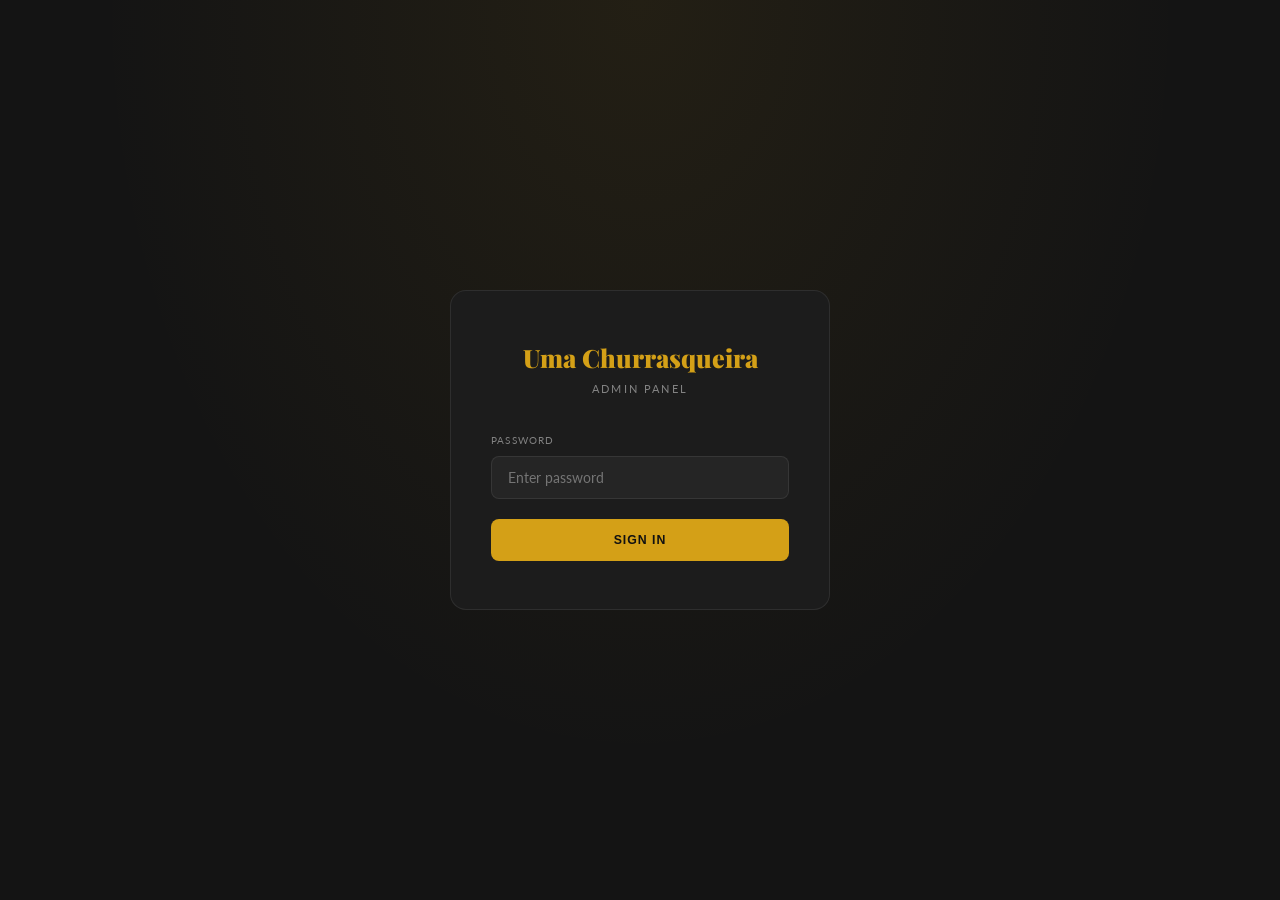
<file: admin.html>
<!DOCTYPE html>
<html lang="en">
<head>
  <meta charset="UTF-8" />
  <meta name="viewport" content="width=device-width, initial-scale=1.0" />
  <title>Admin — Uma Churrasqueira</title>
  <link rel="preconnect" href="https://fonts.googleapis.com" />
  <link rel="preconnect" href="https://fonts.gstatic.com" crossorigin />
  <link href="https://fonts.googleapis.com/css2?family=Playfair+Display:wght@400;700;900&family=Lato:wght@300;400;700&display=swap" rel="stylesheet" />
  <link rel="stylesheet" href="css/admin.css" />
</head>
<body>

  <!-- ======================== LOGIN ======================== -->
  <div class="login-screen" id="loginScreen">
    <div class="login-card">
      <div class="login-logo">Uma Churrasqueira</div>
      <p class="login-sub">Admin Panel</p>
      <label class="login-label" for="loginPw">Password</label>
      <input class="login-input" type="password" id="loginPw" placeholder="Enter password" autocomplete="current-password" />
      <button class="login-btn" id="loginBtn">Sign In</button>
      <p class="login-error" id="loginError">Incorrect password. Try again.</p>
    </div>
  </div>

  <!-- ======================== ADMIN SHELL ======================== -->
  <div class="admin-shell" id="adminShell">

    <!-- Top bar -->
    <header class="admin-topbar">
      <span class="admin-topbar-brand">🔥 Uma Churrasqueira Admin</span>
      <div class="admin-topbar-right">
        <span class="unsaved-badge" id="unsavedDot" title="Unsaved changes"></span>
        <button class="btn-admin btn-gold" id="exportBtn">💾 Save Menu</button>
        <a href="menu.html" target="_blank" class="btn-admin btn-outline" style="text-decoration:none;">👁 View Menu</a>
        <button class="btn-admin btn-outline" id="logoutBtn">Logout</button>
      </div>
    </header>

    <!-- Body -->
    <div class="admin-body">

      <!-- Sidebar -->
      <nav class="admin-sidebar" id="adminSidebar">
        <p class="sidebar-label">Sections</p>
        <!-- Populated by JS -->
      </nav>

      <!-- Main -->
      <main class="admin-main" id="adminMain">
        <p style="color:rgba(255,255,255,0.3);margin-top:40px;text-align:center;">Select a section from the sidebar.</p>
      </main>

    </div>
  </div>

  <!-- Toast -->
  <div class="toast" id="toast"></div>

  <script src="js/admin.js"></script>
</body>
</html>
</file>
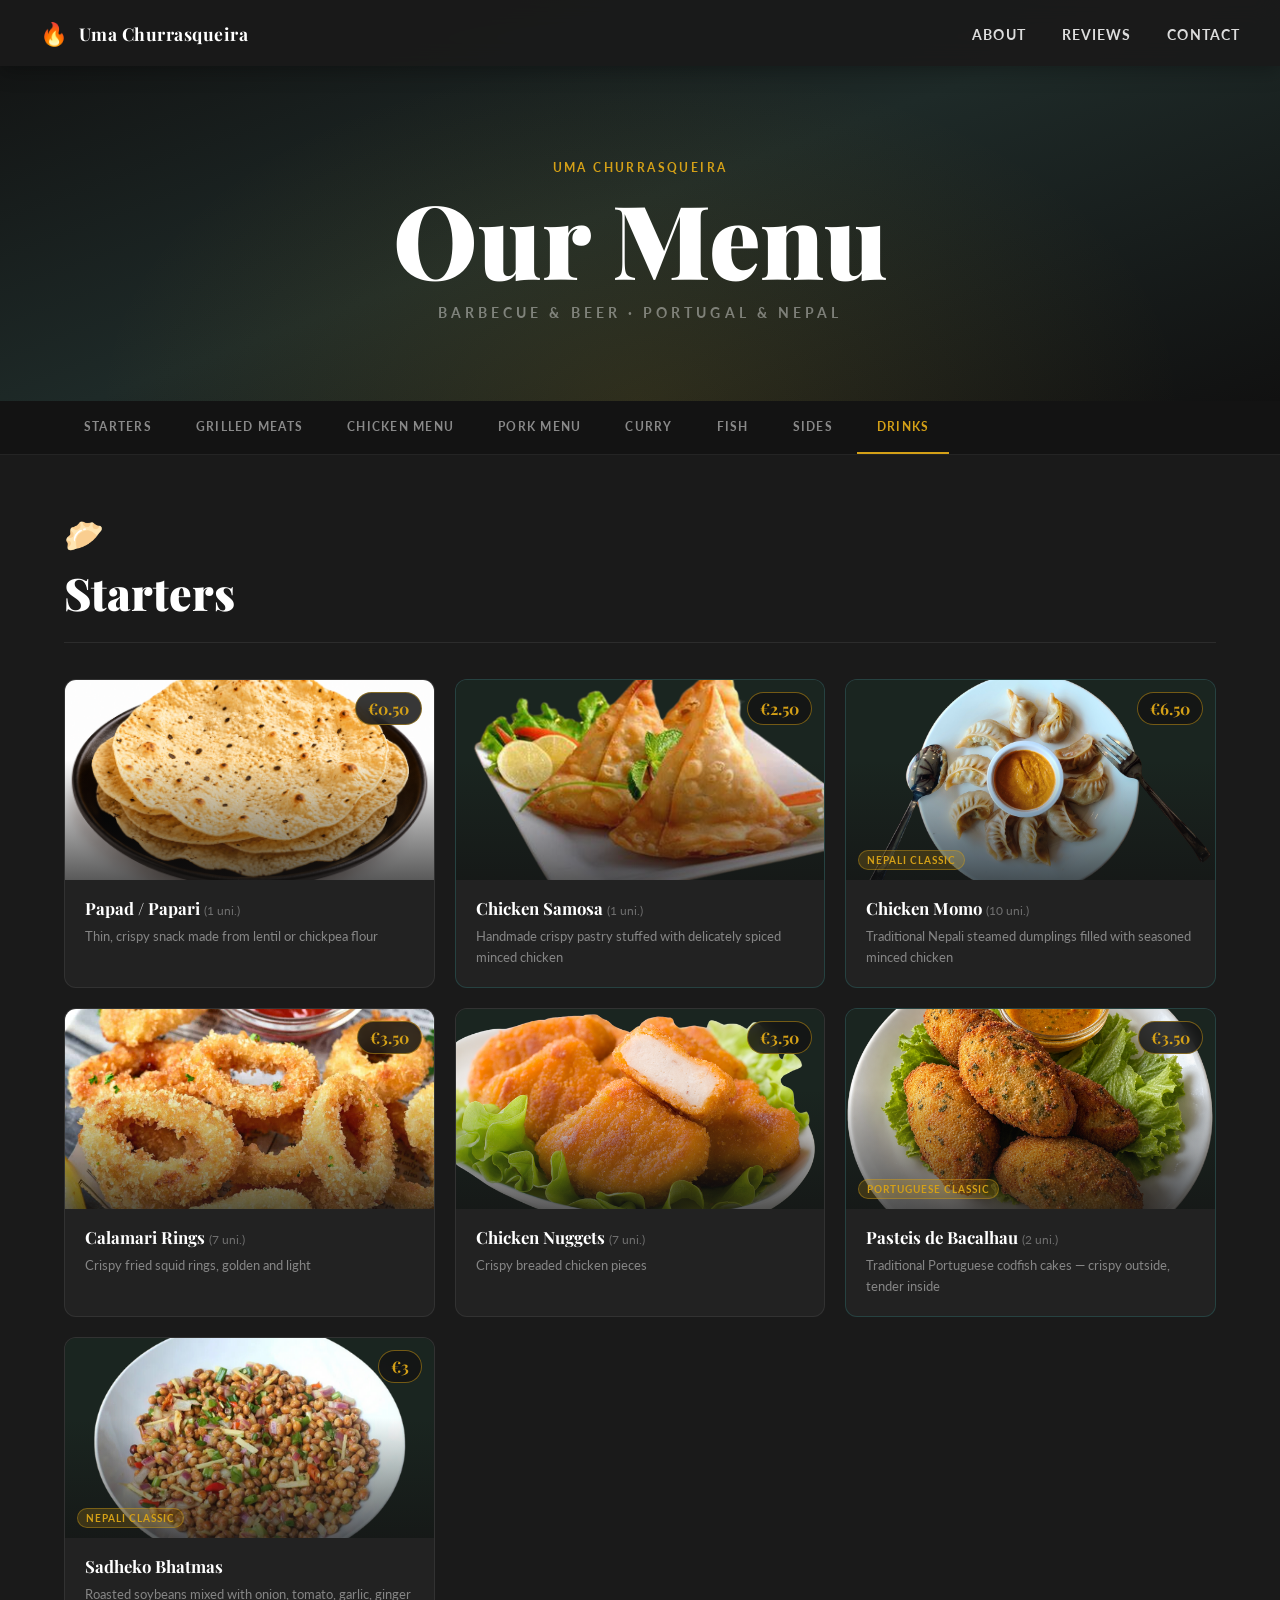
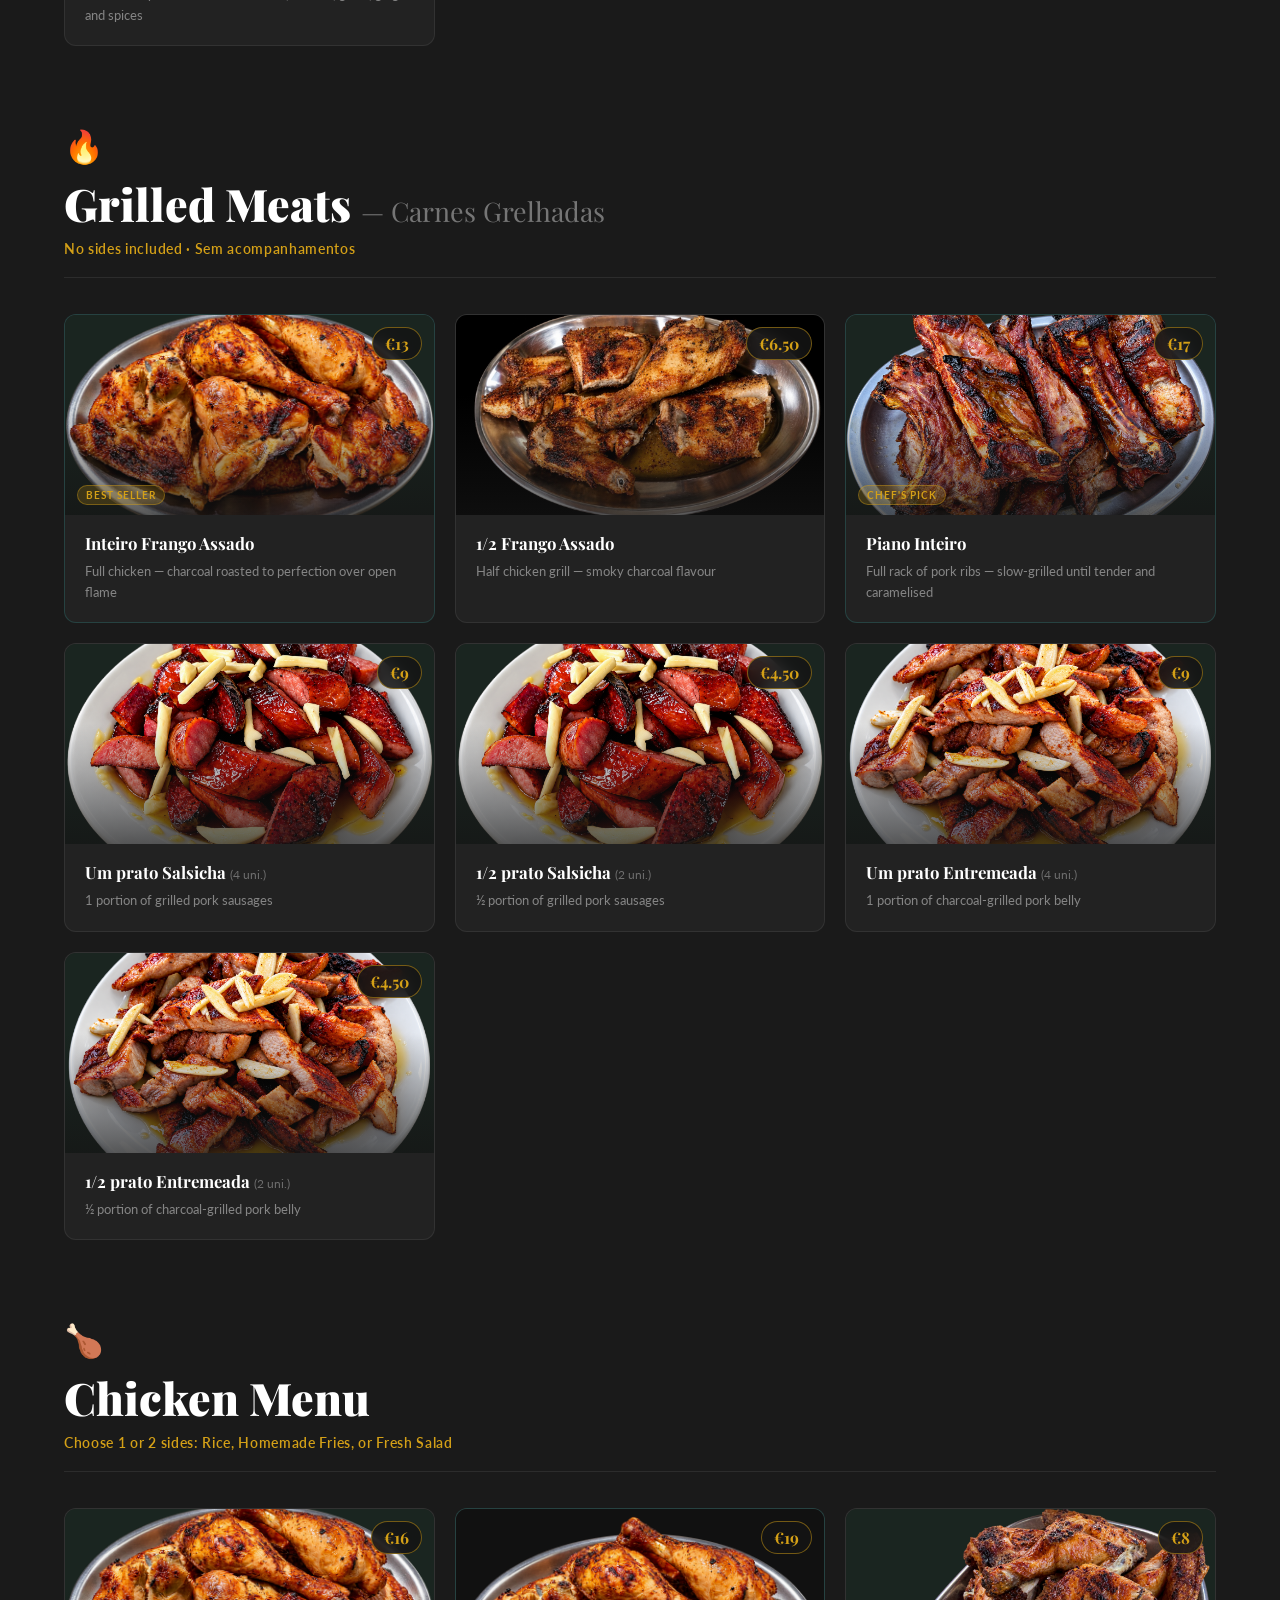
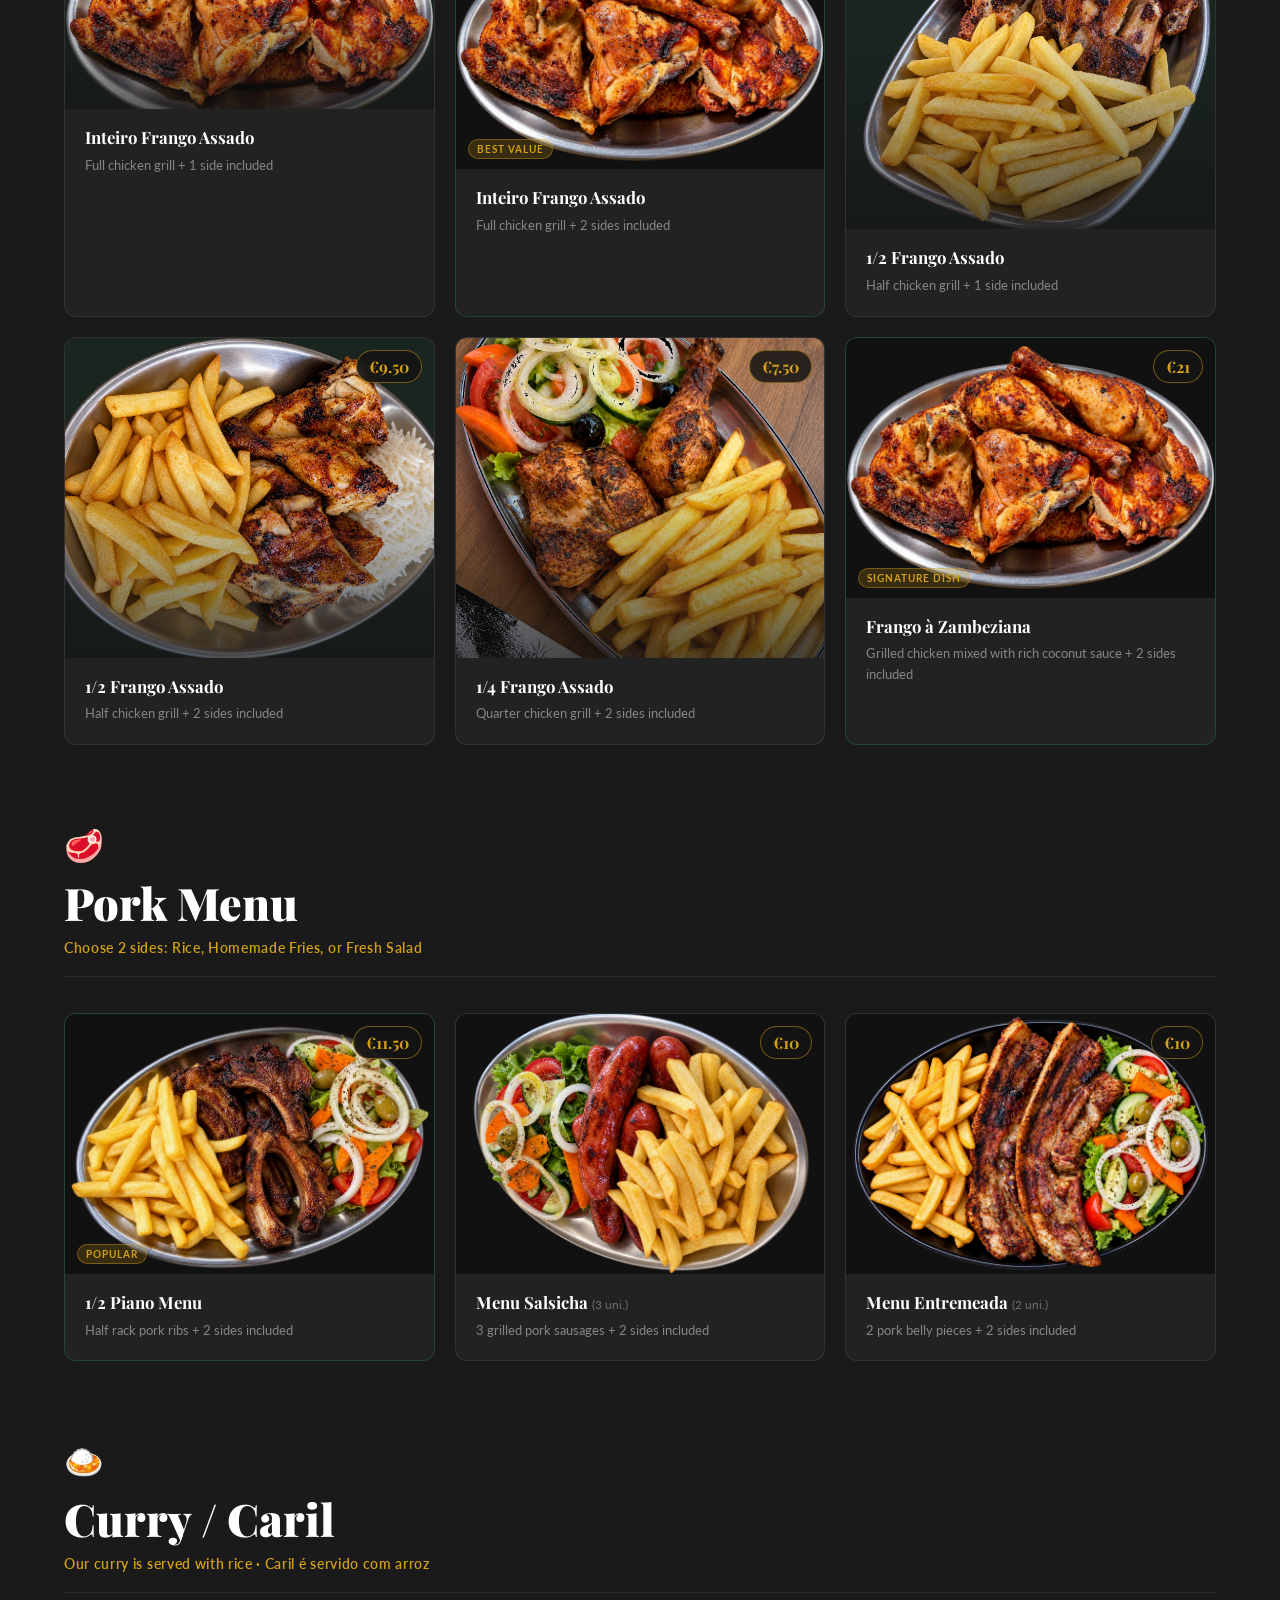
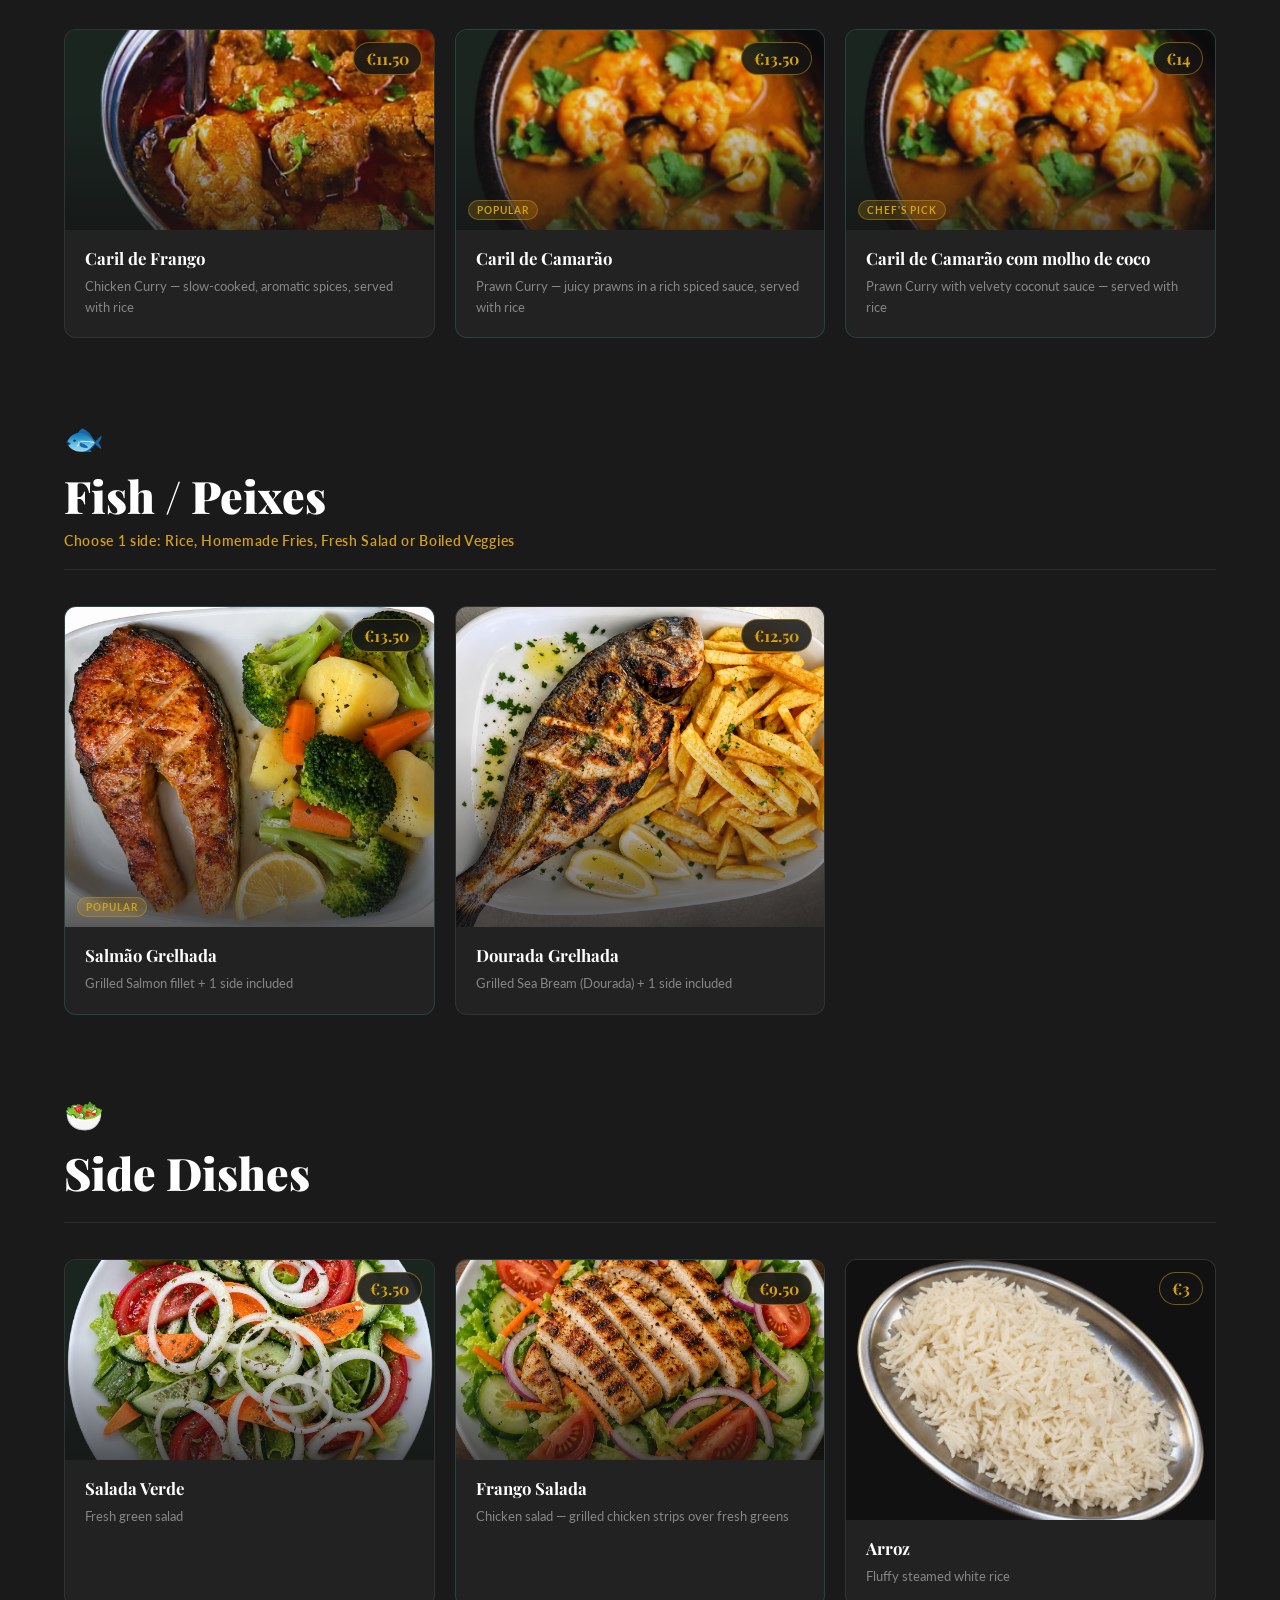
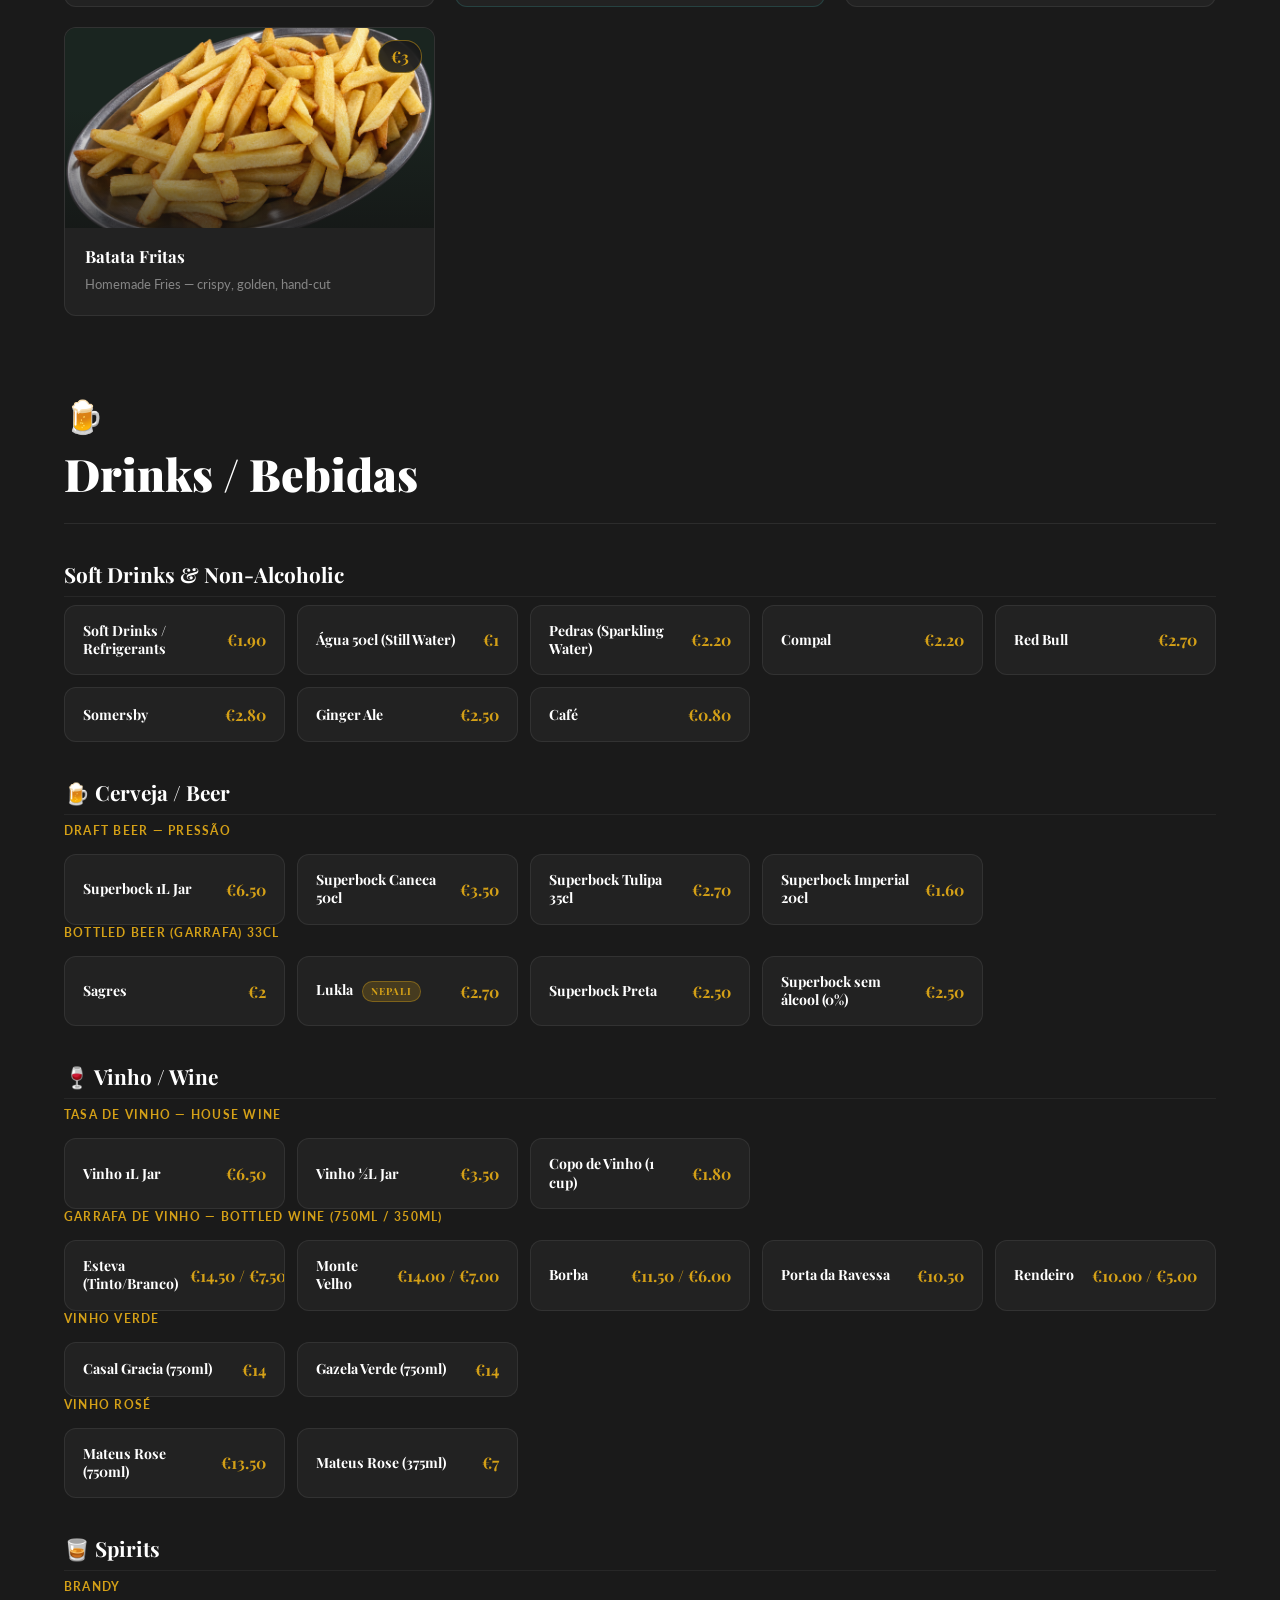
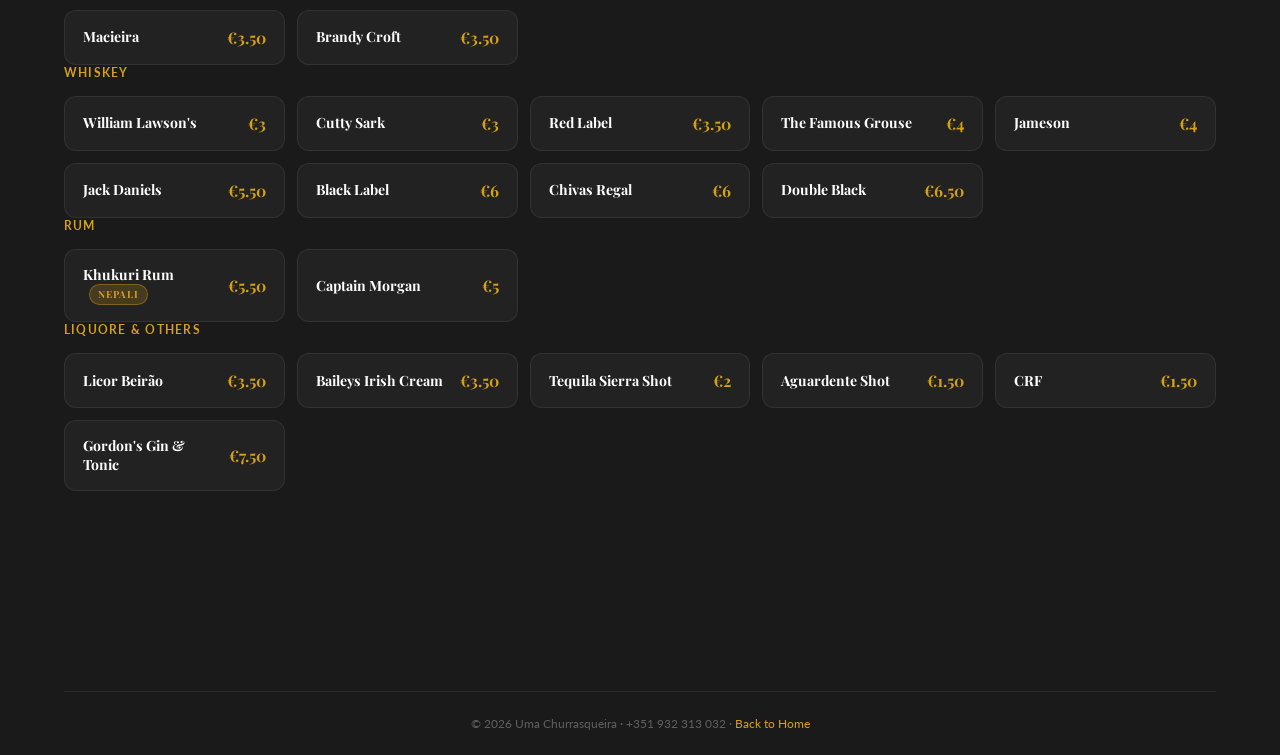
<file: menu.html>
<!DOCTYPE html>
<html lang="en">
<head>
  <meta charset="UTF-8" />
  <meta name="viewport" content="width=device-width, initial-scale=1.0" />
  <title>Menu — Uma Churrasqueira</title>
  <link rel="preconnect" href="https://fonts.googleapis.com" />
  <link rel="preconnect" href="https://fonts.gstatic.com" crossorigin />
  <link href="https://fonts.googleapis.com/css2?family=Playfair+Display:wght@400;700;900&family=Lato:wght@300;400;700&display=swap" rel="stylesheet" />
  <link rel="stylesheet" href="css/style.css" />
  <link rel="stylesheet" href="css/menu.css" />
</head>
<body class="menu-page">

  <!-- Mobile nav overlay -->
  <div class="nav-overlay" id="navOverlay"></div>

  <!-- NAV -->
  <nav class="navbar scrolled" id="navbar">
    <div class="nav-brand">
      <a href="index.html" style="display:flex;align-items:center;gap:10px;color:inherit;">
        <span class="nav-flame">🔥</span>
        <span class="nav-name">Uma Churrasqueira</span>
      </a>
    </div>
    <ul class="nav-links">
      <li><a href="index.html#about">About</a></li>
      <li><a href="index.html#reviews">Reviews</a></li>
      <li><a href="index.html#contact">Contact</a></li>
    </ul>
    <button class="nav-toggle" id="navToggle"><span class="bar"></span><span class="bar"></span><span class="bar"></span></button>
  </nav>

  <!-- MENU HERO -->
  <div class="menu-hero">
    <div class="menu-hero-content">
      <span class="section-label light">Uma Churrasqueira</span>
      <h1 class="menu-hero-title">Our Menu</h1>
      <p class="menu-hero-sub">Barbecue &amp; Beer · Portugal &amp; Nepal</p>
    </div>
  </div>

  <!-- STICKY TABS -->
  <div class="menu-tabs-wrap" id="menuTabsWrap">
    <div class="menu-tabs-inner">
      <div class="menu-tabs" id="menuTabs">
        <button class="tab-btn active" data-target="starters">Starters</button>
        <button class="tab-btn" data-target="grilled">Grilled Meats</button>
        <button class="tab-btn" data-target="chicken-menu">Chicken Menu</button>
        <button class="tab-btn" data-target="pork-menu">Pork Menu</button>
        <button class="tab-btn" data-target="curry">Curry</button>
        <button class="tab-btn" data-target="fish">Fish</button>
        <button class="tab-btn" data-target="sides">Sides</button>
        <button class="tab-btn" data-target="drinks">Drinks</button>
      </div>
    </div>
  </div>

  <main class="menu-main">
    <div class="container">
      <div id="menu-content">
        <p class="menu-loading" style="color:rgba(255,255,255,0.4);padding:60px 0;text-align:center;">Loading menu…</p>
      </div>
    </div>
  </main>

  <footer class="footer" style="padding-top:40px;">
    <div class="container">
      <div class="footer-bottom" style="border-top:1px solid rgba(255,255,255,0.08);padding-top:24px;">
        <p>&copy; 2026 Uma Churrasqueira · +351 932 313 032 · <a href="index.html" style="color:var(--gold)">Back to Home</a></p>
      </div>
    </div>
  </footer>

  <script src="js/menu.js"></script>
  <script>
    const navToggle = document.getElementById('navToggle');
    const navLinks  = document.querySelector('.nav-links');
    const navbar    = document.getElementById('navbar');
    const navOverlay = document.getElementById('navOverlay');

    function openMenu() {
      navLinks.classList.add('open');
      navToggle.classList.add('open');
      navbar.classList.add('menu-open');
      if (navOverlay) navOverlay.classList.add('open');
    }
    function closeMenu() {
      navLinks.classList.remove('open');
      navToggle.classList.remove('open');
      navbar.classList.remove('menu-open');
      if (navOverlay) navOverlay.classList.remove('open');
    }

    navToggle && navToggle.addEventListener('click', () => {
      navLinks.classList.contains('open') ? closeMenu() : openMenu();
    });
    navLinks && navLinks.querySelectorAll('a').forEach(link => {
      link.addEventListener('click', closeMenu);
    });
    if (navOverlay) navOverlay.addEventListener('click', closeMenu);
    window.addEventListener('scroll', () => {
      if (navLinks.classList.contains('open')) closeMenu();
    }, { passive: true });
  </script>
</body>
</html>
</file>
<file: css/admin.css>
/* ============================================================
   admin.css — Uma Churrasqueira Admin Panel
   ============================================================ */

*, *::before, *::after { box-sizing: border-box; margin: 0; padding: 0; }

:root {
  --gold: #D4A017;
  --teal: #2D7D79;
  --charcoal: #141414;
  --surface: #1c1c1c;
  --surface2: #252525;
  --surface3: #2e2e2e;
  --border: rgba(255,255,255,0.08);
  --text: #f0f0f0;
  --text-dim: rgba(255,255,255,0.45);
  --danger: #c0392b;
  --danger-hover: #e74c3c;
  --radius: 10px;
  --font-serif: 'Playfair Display', Georgia, serif;
  --font-sans: 'Lato', system-ui, sans-serif;
}

html, body {
  height: 100%;
  background: var(--charcoal);
  color: var(--text);
  font-family: var(--font-sans);
  font-size: 14px;
  line-height: 1.5;
}

/* ---- Login screen ---- */
.login-screen {
  display: flex;
  align-items: center;
  justify-content: center;
  min-height: 100vh;
  background: radial-gradient(ellipse at 50% 0%, rgba(212,160,23,0.08), transparent 60%),
              var(--charcoal);
  padding: 20px;
}

.login-card {
  background: var(--surface);
  border: 1px solid var(--border);
  border-radius: 16px;
  padding: 48px 40px;
  width: 100%;
  max-width: 380px;
  text-align: center;
}

.login-logo {
  font-family: var(--font-serif);
  font-size: 1.8rem;
  font-weight: 900;
  color: var(--gold);
  margin-bottom: 4px;
}

.login-sub {
  font-size: 0.78rem;
  letter-spacing: 0.2em;
  text-transform: uppercase;
  color: var(--text-dim);
  margin-bottom: 36px;
}

.login-label {
  display: block;
  font-size: 0.72rem;
  text-transform: uppercase;
  letter-spacing: 0.12em;
  color: var(--text-dim);
  margin-bottom: 8px;
  text-align: left;
}

.login-input {
  width: 100%;
  background: var(--surface2);
  border: 1px solid var(--border);
  border-radius: 8px;
  color: var(--text);
  font-size: 1rem;
  padding: 12px 16px;
  outline: none;
  margin-bottom: 20px;
  font-family: var(--font-sans);
  transition: border-color 0.2s;
}
.login-input:focus { border-color: var(--gold); }

.login-btn {
  width: 100%;
  background: var(--gold);
  color: #111;
  border: none;
  border-radius: 8px;
  font-size: 0.88rem;
  font-weight: 700;
  letter-spacing: 0.08em;
  text-transform: uppercase;
  padding: 14px;
  cursor: pointer;
  transition: opacity 0.2s;
}
.login-btn:hover { opacity: 0.88; }

.login-error {
  margin-top: 16px;
  font-size: 0.82rem;
  color: var(--danger-hover);
  display: none;
}
.login-error.visible { display: block; }

/* ---- Admin shell ---- */
.admin-shell {
  display: none;
  flex-direction: column;
  height: 100vh;
  overflow: hidden;
}
.admin-shell.visible { display: flex; }

/* Top bar */
.admin-topbar {
  background: var(--surface);
  border-bottom: 1px solid var(--border);
  display: flex;
  align-items: center;
  justify-content: space-between;
  padding: 0 24px;
  height: 56px;
  flex-shrink: 0;
  gap: 12px;
}

.admin-topbar-brand {
  font-family: var(--font-serif);
  font-size: 1.1rem;
  font-weight: 700;
  color: var(--gold);
  white-space: nowrap;
}

.admin-topbar-right {
  display: flex;
  align-items: center;
  gap: 10px;
}

/* Buttons */
.btn-admin {
  display: inline-flex;
  align-items: center;
  gap: 6px;
  padding: 8px 16px;
  border-radius: 8px;
  font-size: 0.8rem;
  font-weight: 700;
  letter-spacing: 0.05em;
  cursor: pointer;
  border: none;
  transition: opacity 0.2s, background 0.2s;
  white-space: nowrap;
}
.btn-gold {
  background: var(--gold);
  color: #111;
}
.btn-gold:hover { opacity: 0.85; }

.btn-outline {
  background: transparent;
  color: var(--text-dim);
  border: 1px solid var(--border);
}
.btn-outline:hover { color: var(--text); border-color: rgba(255,255,255,0.2); }

.btn-danger {
  background: transparent;
  color: var(--danger-hover);
  border: 1px solid rgba(231,76,60,0.3);
}
.btn-danger:hover { background: rgba(231,76,60,0.1); }

.btn-teal {
  background: var(--teal);
  color: #fff;
}
.btn-teal:hover { opacity: 0.85; }

.btn-sm { padding: 6px 12px; font-size: 0.74rem; }

/* Body = sidebar + main */
.admin-body {
  display: flex;
  flex: 1;
  overflow: hidden;
}

/* Sidebar */
.admin-sidebar {
  width: 220px;
  background: var(--surface);
  border-right: 1px solid var(--border);
  overflow-y: auto;
  flex-shrink: 0;
  padding: 16px 0;
}

.sidebar-label {
  font-size: 0.65rem;
  text-transform: uppercase;
  letter-spacing: 0.14em;
  color: var(--text-dim);
  padding: 0 18px 8px;
}

.sidebar-item {
  display: flex;
  align-items: center;
  gap: 10px;
  padding: 11px 18px;
  cursor: pointer;
  font-size: 0.85rem;
  color: var(--text-dim);
  border-left: 2px solid transparent;
  transition: color 0.15s, background 0.15s, border-color 0.15s;
  user-select: none;
}
.sidebar-item:hover {
  color: var(--text);
  background: rgba(255,255,255,0.04);
}
.sidebar-item.active {
  color: var(--gold);
  border-left-color: var(--gold);
  background: rgba(212,160,23,0.06);
}
.sidebar-icon { font-size: 1.1rem; flex-shrink: 0; }
.sidebar-count {
  margin-left: auto;
  font-size: 0.7rem;
  color: var(--text-dim);
  background: var(--surface2);
  padding: 2px 7px;
  border-radius: 20px;
}

/* Main content */
.admin-main {
  flex: 1;
  overflow-y: auto;
  padding: 28px 32px;
}

.admin-section-title {
  font-family: var(--font-serif);
  font-size: 1.5rem;
  font-weight: 700;
  color: var(--text);
  margin-bottom: 4px;
}
.admin-section-note {
  font-size: 0.8rem;
  color: var(--text-dim);
  margin-bottom: 24px;
}

/* Add item button row */
.admin-actions-row {
  display: flex;
  align-items: center;
  gap: 10px;
  margin-bottom: 20px;
}

/* Cards grid */
.admin-cards-grid {
  display: grid;
  grid-template-columns: repeat(auto-fill, minmax(320px, 1fr));
  gap: 16px;
}

/* Editor card */
.editor-card {
  background: var(--surface2);
  border: 1px solid var(--border);
  border-radius: var(--radius);
  padding: 20px;
  display: flex;
  flex-direction: column;
  gap: 12px;
  transition: border-color 0.2s;
}
.editor-card:hover { border-color: rgba(255,255,255,0.14); }
.editor-card.is-new { border-color: rgba(212,160,23,0.35); }

.editor-card-header {
  display: flex;
  align-items: flex-start;
  justify-content: space-between;
  gap: 8px;
}

.editor-card-img {
  width: 64px;
  height: 64px;
  object-fit: cover;
  border-radius: 8px;
  background: var(--surface3);
  flex-shrink: 0;
  border: 1px solid var(--border);
}

.editor-card-title {
  font-family: var(--font-serif);
  font-size: 1rem;
  font-weight: 700;
  color: var(--text);
  flex: 1;
  min-width: 0;
  word-break: break-word;
}

/* Form fields */
.field-row {
  display: grid;
  grid-template-columns: 1fr 1fr;
  gap: 10px;
}
.field-row.single { grid-template-columns: 1fr; }
.field-row.triple { grid-template-columns: 1fr 1fr 1fr; }

.field {
  display: flex;
  flex-direction: column;
  gap: 4px;
}

.field label {
  font-size: 0.65rem;
  text-transform: uppercase;
  letter-spacing: 0.1em;
  color: var(--text-dim);
}

.field input,
.field select,
.field textarea {
  background: var(--surface3);
  border: 1px solid var(--border);
  border-radius: 6px;
  color: var(--text);
  font-size: 0.85rem;
  padding: 8px 10px;
  font-family: var(--font-sans);
  outline: none;
  transition: border-color 0.2s;
  width: 100%;
}
.field input:focus,
.field select:focus,
.field textarea:focus { border-color: var(--gold); }

.field textarea { resize: vertical; min-height: 64px; }

.field select option { background: #2e2e2e; }

/* Inline price field */
.price-input { color: var(--gold) !important; font-weight: 700; }

/* Featured toggle */
.toggle-row {
  display: flex;
  align-items: center;
  justify-content: space-between;
  gap: 8px;
}
.toggle-label {
  font-size: 0.75rem;
  color: var(--text-dim);
}
.toggle {
  position: relative;
  width: 36px;
  height: 20px;
}
.toggle input { opacity: 0; width: 0; height: 0; }
.toggle-slider {
  position: absolute;
  inset: 0;
  background: var(--surface3);
  border-radius: 20px;
  cursor: pointer;
  transition: background 0.2s;
}
.toggle-slider::before {
  content: '';
  position: absolute;
  width: 14px;
  height: 14px;
  left: 3px;
  top: 3px;
  background: #fff;
  border-radius: 50%;
  transition: transform 0.2s;
}
.toggle input:checked + .toggle-slider { background: var(--gold); }
.toggle input:checked + .toggle-slider::before { transform: translateX(16px); }

/* Tags */
.tags-row {
  display: flex;
  flex-wrap: wrap;
  gap: 6px;
}
.tag-chip {
  display: inline-flex;
  align-items: center;
  gap: 4px;
  padding: 4px 10px;
  border-radius: 20px;
  font-size: 0.68rem;
  font-weight: 700;
  letter-spacing: 0.06em;
  cursor: pointer;
  border: 1px solid var(--border);
  background: var(--surface3);
  color: var(--text-dim);
  transition: all 0.15s;
  user-select: none;
}
.tag-chip.active {
  background: rgba(212,160,23,0.2);
  border-color: rgba(212,160,23,0.5);
  color: var(--gold);
}

/* Card footer actions */
.editor-card-footer {
  display: flex;
  justify-content: flex-end;
  gap: 8px;
  padding-top: 4px;
  border-top: 1px solid var(--border);
  margin-top: 4px;
}

/* Toast notification */
.toast {
  position: fixed;
  bottom: 24px;
  right: 24px;
  background: var(--surface2);
  border: 1px solid rgba(212,160,23,0.4);
  color: var(--text);
  padding: 14px 20px;
  border-radius: 10px;
  font-size: 0.85rem;
  z-index: 9999;
  transform: translateY(80px);
  opacity: 0;
  transition: transform 0.3s ease, opacity 0.3s ease;
  pointer-events: none;
  max-width: 340px;
}
.toast.visible {
  transform: translateY(0);
  opacity: 1;
}

/* Drinks section compact table */
.drinks-admin-section {
  margin-bottom: 32px;
}
.drinks-admin-heading {
  font-family: var(--font-serif);
  font-size: 1.1rem;
  color: var(--text);
  margin-bottom: 4px;
}
.drinks-admin-note {
  font-size: 0.75rem;
  color: var(--gold);
  font-weight: 700;
  text-transform: uppercase;
  letter-spacing: 0.1em;
  margin-bottom: 10px;
}

.drink-row {
  display: grid;
  grid-template-columns: 1fr auto auto;
  align-items: center;
  gap: 10px;
  background: var(--surface2);
  border: 1px solid var(--border);
  border-radius: 8px;
  padding: 10px 14px;
  margin-bottom: 8px;
  transition: border-color 0.2s;
}
.drink-row:hover { border-color: rgba(255,255,255,0.14); }

.drink-name-input {
  background: transparent;
  border: none;
  border-bottom: 1px solid transparent;
  color: var(--text);
  font-size: 0.85rem;
  font-family: var(--font-sans);
  outline: none;
  padding: 2px 0;
  width: 100%;
  transition: border-color 0.2s;
}
.drink-name-input:focus { border-bottom-color: var(--gold); }

.drink-price-input {
  background: transparent;
  border: 1px solid var(--border);
  border-radius: 6px;
  color: var(--gold);
  font-size: 0.85rem;
  font-weight: 700;
  font-family: var(--font-sans);
  outline: none;
  padding: 4px 8px;
  width: 100px;
  text-align: right;
  transition: border-color 0.2s;
}
.drink-price-input:focus { border-color: var(--gold); }

/* Unsaved indicator */
.unsaved-badge {
  display: inline-block;
  width: 8px;
  height: 8px;
  background: var(--gold);
  border-radius: 50%;
  margin-left: 6px;
  vertical-align: middle;
  opacity: 0;
  transition: opacity 0.2s;
}
.has-changes .unsaved-badge { opacity: 1; }

/* Responsive */
@media (max-width: 768px) {
  .admin-sidebar {
    width: 60px;
  }
  .sidebar-item span:not(.sidebar-icon):not(.sidebar-count) { display: none; }
  .sidebar-count { display: none; }
  .admin-main { padding: 20px 16px; }
  .admin-topbar-brand { font-size: 0.9rem; }
  .admin-cards-grid { grid-template-columns: 1fr; }
}
</file>
<file: css/style.css>
/* ============================================================
   UMA CHURRASQUEIRA — Main Stylesheet
   Colors: teal #2D7D79, cream #F5EDE3, gold #D4A017,
           charcoal #1A1A1A, blush #E8D5C4, ember #E05A00
   ============================================================ */

:root {
  --teal: #2D7D79;
  --teal-dark: #1e5a56;
  --cream: #F5EDE3;
  --gold: #D4A017;
  --gold-light: #f0c040;
  --charcoal: #1A1A1A;
  --charcoal-mid: #2a2a2a;
  --blush: #E8D5C4;
  --ember: #E05A00;
  --white: #ffffff;
  --text-dark: #222;
  --text-mid: #555;

  --font-serif: 'Playfair Display', Georgia, serif;
  --font-sans: 'Lato', sans-serif;

  --radius: 12px;
  --radius-lg: 20px;
  --shadow: 0 8px 40px rgba(0,0,0,0.12);
  --shadow-lg: 0 20px 60px rgba(0,0,0,0.2);
  --transition: 0.35s cubic-bezier(0.4, 0, 0.2, 1);
}

*, *::before, *::after { box-sizing: border-box; margin: 0; padding: 0; }

section, footer, header, main { max-width: 100vw; }

html { scroll-behavior: smooth; font-size: 16px; }

body {
  font-family: var(--font-sans);
  color: var(--text-dark);
  background: var(--cream);
  overflow-x: clip;
  max-width: 100vw;
}

a { text-decoration: none; color: inherit; }
img { max-width: 100%; display: block; }
ul { list-style: none; }

.container {
  max-width: 1200px;
  margin: 0 auto;
  padding: 0 24px;
}

.section {
  padding: 100px 0;
}

/* ---- BUTTONS ---- */
.btn {
  display: inline-flex;
  align-items: center;
  justify-content: center;
  padding: 14px 32px;
  border-radius: 50px;
  font-family: var(--font-sans);
  font-weight: 700;
  font-size: 0.9rem;
  letter-spacing: 0.06em;
  text-transform: uppercase;
  cursor: pointer;
  border: 2px solid transparent;
  transition: var(--transition);
}

.btn-primary {
  background: var(--gold);
  color: var(--charcoal);
  border-color: var(--gold);
}
.btn-primary:hover {
  background: var(--gold-light);
  border-color: var(--gold-light);
  transform: translateY(-2px);
  box-shadow: 0 8px 24px rgba(212,160,23,0.4);
}

.btn-outline {
  background: transparent;
  color: var(--white);
  border-color: rgba(255,255,255,0.7);
}
.btn-outline:hover {
  background: rgba(255,255,255,0.15);
  border-color: var(--white);
  transform: translateY(-2px);
}

.btn-full { width: 100%; }

/* ---- SECTION LABELS / TITLES ---- */
.section-label {
  display: block;
  font-size: 0.75rem;
  font-weight: 700;
  letter-spacing: 0.2em;
  text-transform: uppercase;
  color: var(--teal);
  margin-bottom: 12px;
}
.section-label.light { color: var(--gold); }

.section-title {
  font-family: var(--font-serif);
  font-size: clamp(2rem, 4vw, 3.2rem);
  font-weight: 900;
  line-height: 1.15;
  color: var(--charcoal);
  margin-bottom: 20px;
}
.section-title.light { color: var(--white); }

.section-sub {
  font-size: 1.05rem;
  color: var(--text-mid);
  max-width: 540px;
}

.section-header {
  text-align: center;
  margin-bottom: 60px;
}
.section-header .section-sub {
  margin: 0 auto;
}

/* ============================================================
   NAVBAR
   ============================================================ */
.navbar {
  position: fixed;
  top: 0; left: 0; right: 0;
  z-index: 1000;
  display: flex;
  align-items: center;
  justify-content: space-between;
  padding: 18px 40px;
  transition: background var(--transition), box-shadow var(--transition);
}

.navbar.scrolled {
  background: rgba(26,26,26,0.97);
  box-shadow: 0 4px 20px rgba(0,0,0,0.3);
  backdrop-filter: blur(12px);
}

.navbar.menu-open {
  background: rgba(26,26,26,0.97);
  backdrop-filter: blur(12px);
}

.nav-brand {
  display: flex;
  align-items: center;
  gap: 10px;
  font-family: var(--font-serif);
  font-size: 1.1rem;
  font-weight: 700;
  color: var(--white);
  letter-spacing: 0.03em;
}

.nav-flame { font-size: 1.4rem; animation: flicker 2s ease-in-out infinite alternate; }

@keyframes flicker {
  0%   { transform: scaleY(1) rotate(-2deg); }
  50%  { transform: scaleY(1.08) rotate(1deg); }
  100% { transform: scaleY(0.95) rotate(-1deg); }
}

.nav-links {
  display: flex;
  align-items: center;
  gap: 36px;
}

.nav-links a {
  color: rgba(255,255,255,0.85);
  font-size: 0.85rem;
  font-weight: 700;
  letter-spacing: 0.08em;
  text-transform: uppercase;
  transition: color var(--transition);
}
.nav-links a:hover { color: var(--gold); }

.nav-cta {
  background: var(--gold) !important;
  color: var(--charcoal) !important;
  padding: 10px 22px;
  border-radius: 50px;
}
.nav-cta:hover { background: var(--gold-light) !important; }

.nav-toggle {
  display: none;
  background: none;
  border: none;
  color: var(--white);
  cursor: pointer;
  width: 36px;
  height: 36px;
  position: relative;
  padding: 4px;
}

.nav-toggle .bar {
  display: block;
  width: 24px;
  height: 2px;
  background: var(--white);
  border-radius: 2px;
  position: absolute;
  left: 6px;
  transition: transform 0.3s ease, opacity 0.3s ease, top 0.3s ease;
}

.nav-toggle .bar:nth-child(1) { top: 9px; }
.nav-toggle .bar:nth-child(2) { top: 17px; }
.nav-toggle .bar:nth-child(3) { top: 25px; }

.nav-toggle.open .bar:nth-child(1) { top: 17px; transform: rotate(45deg); }
.nav-toggle.open .bar:nth-child(2) { opacity: 0; transform: scaleX(0); }
.nav-toggle.open .bar:nth-child(3) { top: 17px; transform: rotate(-45deg); }

/* ============================================================
   HERO
   ============================================================ */
.hero {
  position: relative;
  width: 100%;
  height: 100vh;
  min-height: 640px;
  background: var(--charcoal);
  overflow: hidden;
  display: flex;
  align-items: center;
  justify-content: center;
}

#heroCanvas {
  position: absolute;
  inset: 0;
  width: 100%;
  height: 100%;
}

.hero-content {
  position: relative;
  z-index: 2;
  text-align: center;
  padding: 0 24px;
}

.hero-tagline {
  font-size: 0.8rem;
  font-weight: 700;
  letter-spacing: 0.3em;
  text-transform: uppercase;
  color: var(--gold);
  margin-bottom: 16px;
}

.hero-title {
  font-family: var(--font-serif);
  line-height: 1;
  margin-bottom: 20px;
}

.title-uma {
  display: block;
  font-size: clamp(3.5rem, 10vw, 9rem);
  font-weight: 400;
  color: var(--white);
  letter-spacing: 0.15em;
}

.title-churras {
  display: block;
  font-size: clamp(2.2rem, 6.5vw, 6rem);
  font-weight: 900;
  background: linear-gradient(135deg, var(--gold) 0%, var(--ember) 60%, var(--gold-light) 100%);
  -webkit-background-clip: text;
  -webkit-text-fill-color: transparent;
  background-clip: text;
  letter-spacing: 0.08em;
}

.hero-sub {
  font-size: clamp(0.7rem, 1.5vw, 0.95rem);
  font-weight: 700;
  letter-spacing: 0.35em;
  color: rgba(255,255,255,0.6);
  margin-bottom: 40px;
}

.hero-ctas {
  display: flex;
  gap: 16px;
  justify-content: center;
  flex-wrap: wrap;
}

.hero-scroll {
  position: absolute;
  bottom: 36px;
  left: 50%;
  transform: translateX(-50%);
  z-index: 2;
  display: flex;
  flex-direction: column;
  align-items: center;
  gap: 8px;
  color: rgba(255,255,255,0.4);
  font-size: 0.65rem;
  letter-spacing: 0.2em;
  text-transform: uppercase;
}

.scroll-line {
  width: 1px;
  height: 40px;
  background: linear-gradient(to bottom, rgba(255,255,255,0.4), transparent);
  animation: scrollPulse 2s ease-in-out infinite;
}
@keyframes scrollPulse {
  0%, 100% { transform: scaleY(1); opacity: 0.5; }
  50% { transform: scaleY(1.3); opacity: 1; }
}

/* ============================================================
   ABOUT
   ============================================================ */
.about {
  background: var(--cream);
}

.about-grid {
  display: grid;
  grid-template-columns: 1fr 1fr;
  gap: 80px;
  align-items: center;
}

.about-text p {
  font-size: 1.05rem;
  line-height: 1.8;
  color: var(--text-mid);
  margin-bottom: 20px;
}

.about-stats {
  display: flex;
  gap: 40px;
  margin-top: 40px;
}

.stat { text-align: center; }

.stat-num {
  display: block;
  font-family: var(--font-serif);
  font-size: 2.8rem;
  font-weight: 900;
  color: var(--teal);
  line-height: 1;
}

.stat-label {
  font-size: 0.7rem;
  font-weight: 700;
  letter-spacing: 0.15em;
  text-transform: uppercase;
  color: var(--text-mid);
}

.about-visual {
  display: flex;
  justify-content: center;
}

.about-photo-card {
  width: 100%;
  max-width: 440px;
  border-radius: var(--radius-lg);
  overflow: hidden;
  box-shadow: var(--shadow-lg), 0 0 60px rgba(212,160,23,0.12);
  transform-style: preserve-3d;
  transition: transform 0.5s ease;
}

.about-photo-card:hover {
  transform: rotateY(4deg) rotateX(-2deg) scale(1.02);
}

.about-photo-card img {
  width: 100%;
  height: 320px;
  object-fit: cover;
  object-position: center 20%;
  display: block;
  transition: transform 0.5s ease;
}

.about-photo-card:hover img {
  transform: scale(1.04);
}

.about-photo-caption {
  background: linear-gradient(145deg, var(--charcoal) 0%, #2a3a38 100%);
  padding: 24px 28px;
  display: flex;
  align-items: center;
  gap: 20px;
}

.grill-lines {
  display: flex;
  gap: 6px;
  flex-shrink: 0;
}
.grill-lines span {
  display: block;
  width: 32px;
  height: 3px;
  background: linear-gradient(to right, transparent, var(--gold), transparent);
  border-radius: 2px;
}

.flame-card-text {
  color: rgba(255,255,255,0.85);
  font-family: var(--font-serif);
  font-size: 1rem;
  font-weight: 700;
  letter-spacing: 0.05em;
  line-height: 1.5;
}

/* ============================================================
   MENU PREVIEW
   ============================================================ */
.menu-preview {
  background: var(--charcoal);
  position: relative;
}

.menu-preview::before {
  content: '';
  position: absolute;
  inset: 0;
  background:
    radial-gradient(ellipse at 20% 50%, rgba(45,125,121,0.15), transparent 50%),
    radial-gradient(ellipse at 80% 50%, rgba(212,160,23,0.08), transparent 50%);
}

.menu-preview .section-label { color: var(--gold); }
.menu-preview .section-title { color: var(--white); }
.menu-preview .section-sub { color: rgba(255,255,255,0.5); }

.menu-cards {
  display: grid;
  grid-template-columns: repeat(3, 1fr);
  gap: 24px;
  position: relative;
}

.menu-card {
  background: rgba(255,255,255,0.04);
  border: 1px solid rgba(255,255,255,0.08);
  border-radius: var(--radius);
  padding: 36px 28px;
  transition: transform var(--transition), box-shadow var(--transition), border-color var(--transition);
  transform-style: preserve-3d;
  cursor: pointer;
  animation-delay: var(--delay);
  text-decoration: none;
  color: inherit;
  display: block;
}

.menu-card:hover {
  transform: translateY(-8px) rotateX(4deg) rotateY(-2deg);
  box-shadow: 0 20px 50px rgba(0,0,0,0.4), 0 0 30px rgba(212,160,23,0.1);
  border-color: rgba(212,160,23,0.3);
}

.menu-card-icon {
  font-size: 2.4rem;
  margin-bottom: 16px;
}

.menu-card h3 {
  font-family: var(--font-serif);
  font-size: 1.4rem;
  color: var(--white);
  margin-bottom: 10px;
}

.menu-card p {
  font-size: 0.9rem;
  color: rgba(255,255,255,0.5);
  line-height: 1.6;
  margin-bottom: 16px;
}

.menu-card-from {
  font-size: 0.8rem;
  font-weight: 700;
  letter-spacing: 0.08em;
  color: var(--gold);
  text-transform: uppercase;
}

.menu-card-cta {
  background: linear-gradient(135deg, rgba(45,125,121,0.3), rgba(212,160,23,0.1));
  border-color: rgba(212,160,23,0.25);
  display: flex;
  flex-direction: column;
  align-items: flex-start;
}

/* ============================================================
   RESERVATION
   ============================================================ */
.reservation {
  position: relative;
  background: var(--teal-dark);
  overflow: hidden;
}

.reservation-bg {
  position: absolute;
  inset: 0;
  background:
    radial-gradient(ellipse at 10% 50%, rgba(212,160,23,0.12), transparent 50%),
    radial-gradient(ellipse at 90% 20%, rgba(26,26,26,0.4), transparent 50%),
    url("data:image/svg+xml,%3Csvg width='60' height='60' viewBox='0 0 60 60' xmlns='http://www.w3.org/2000/svg'%3E%3Cg fill='none' fill-rule='evenodd'%3E%3Cg fill='%23ffffff' fill-opacity='0.02'%3E%3Cpath d='M36 34v-4h-2v4h-4v2h4v4h2v-4h4v-2h-4zm0-30V0h-2v4h-4v2h4v4h2V6h4V4h-4zM6 34v-4H4v4H0v2h4v4h2v-4h4v-2H6zM6 4V0H4v4H0v2h4v4h2V6h4V4H6z'/%3E%3C/g%3E%3C/g%3E%3C/svg%3E");
}

.reservation-grid {
  display: grid;
  grid-template-columns: 1fr 1.3fr;
  gap: 80px;
  align-items: center;
  position: relative;
}

.light-text {
  color: rgba(255,255,255,0.65);
  font-size: 1rem;
  line-height: 1.7;
  margin-bottom: 32px;
}

.res-contact { display: flex; flex-direction: column; gap: 16px; }

.res-contact-item {
  display: flex;
  align-items: center;
  gap: 12px;
  color: rgba(255,255,255,0.8);
  font-size: 0.95rem;
}

.res-icon { font-size: 1.2rem; }

.reservation-form-wrap {
  background: rgba(255,255,255,0.07);
  border: 1px solid rgba(255,255,255,0.12);
  border-radius: var(--radius-lg);
  padding: 44px 40px;
  backdrop-filter: blur(10px);
}

.res-form .form-row {
  display: grid;
  grid-template-columns: 1fr 1fr;
  gap: 16px;
  margin-bottom: 16px;
}

.form-group {
  display: flex;
  flex-direction: column;
  gap: 6px;
}

.form-group.full { grid-column: 1 / -1; }

.form-group label {
  font-size: 0.78rem;
  font-weight: 700;
  letter-spacing: 0.08em;
  text-transform: uppercase;
  color: rgba(255,255,255,0.7);
}

.form-group input,
.form-group select,
.form-group textarea {
  background: rgba(255,255,255,0.08);
  border: 1px solid rgba(255,255,255,0.15);
  border-radius: 8px;
  padding: 12px 16px;
  color: var(--white);
  font-family: var(--font-sans);
  font-size: 0.95rem;
  transition: border-color var(--transition), background var(--transition);
  outline: none;
}

.form-group input:focus,
.form-group select:focus,
.form-group textarea:focus {
  border-color: var(--gold);
  background: rgba(255,255,255,0.12);
}

.form-group select option { background: var(--charcoal); }
.form-group textarea { resize: vertical; }
.form-group input::placeholder,
.form-group textarea::placeholder { color: rgba(255,255,255,0.3); }

.form-message {
  margin-top: 16px;
  padding: 14px 20px;
  border-radius: 8px;
  font-size: 0.9rem;
  font-weight: 600;
  display: none;
}
.form-message.success {
  display: block;
  background: rgba(45,125,121,0.3);
  border: 1px solid var(--teal);
  color: #a8e6e3;
}
.form-message.error {
  display: block;
  background: rgba(220,60,60,0.2);
  border: 1px solid rgba(220,60,60,0.5);
  color: #ffaaaa;
}

/* ============================================================
   GOOGLE REVIEWS SECTION
   ============================================================ */
.reviews-section {
  background: var(--cream);
}

.reviews-stars {
  display: flex;
  align-items: center;
  justify-content: center;
  gap: 12px;
  margin-top: 8px;
  flex-wrap: wrap;
}

.reviews-stars span {
  font-size: 1.5rem;
  color: #f5a623;
  letter-spacing: 2px;
}

.reviews-link {
  font-size: 0.82rem;
  font-weight: 700;
  letter-spacing: 0.06em;
  color: var(--teal);
  text-decoration: underline;
  text-underline-offset: 3px;
  transition: color var(--transition);
}
.reviews-link:hover { color: var(--teal-dark); }

/* Placeholder shown until Elfsight is connected */
.elfsight-widget-wrap {
  max-width: 1100px;
  margin: 0 auto;
}

/* Remove old placeholder styles if present */
.elfsight-app-placeholder,
.reviews-setup-notice,
.reviews-setup-icon,
.btn-outline-dark { display: none; }

/* ============================================================
   HERO SOCIALS
   ============================================================ */
.hero-socials {
  display: flex;
  justify-content: center;
  gap: 16px;
  margin-top: 28px;
}

.hero-social-link {
  width: 44px;
  height: 44px;
  border-radius: 50%;
  border: 1px solid rgba(255,255,255,0.25);
  display: flex;
  align-items: center;
  justify-content: center;
  color: rgba(255,255,255,0.7);
  transition: border-color var(--transition), color var(--transition), background var(--transition), transform var(--transition);
}
.hero-social-link svg { width: 18px; height: 18px; }
.hero-social-link:hover {
  border-color: var(--gold);
  color: var(--gold);
  background: rgba(212,160,23,0.1);
  transform: translateY(-3px);
}

/* ============================================================
   FIND US SECTION
   ============================================================ */
.findus-section {
  background: var(--charcoal);
  position: relative;
}

.findus-section::before {
  content: '';
  position: absolute;
  inset: 0;
  background: radial-gradient(ellipse at 80% 50%, rgba(45,125,121,0.08), transparent 55%);
}

.findus-section .section-label { color: var(--gold); }
.findus-section .section-title { color: var(--white); }

.findus-grid {
  display: grid;
  grid-template-columns: 1.3fr 1fr;
  gap: 48px;
  align-items: start;
  position: relative;
}

/* Map iframe card */
.map-card {
  border-radius: var(--radius-lg);
  overflow: hidden;
  border: 1px solid rgba(255,255,255,0.08);
  position: relative;
}

.map-card iframe {
  display: block;
  width: 100%;
  height: 380px;
  border: 0;
  filter: grayscale(20%);
  transition: filter var(--transition);
}
.map-card:hover iframe { filter: grayscale(0%); }

.map-directions-btn {
  display: flex;
  align-items: center;
  justify-content: center;
  gap: 8px;
  width: 100%;
  padding: 14px;
  background: var(--gold);
  color: var(--charcoal);
  font-weight: 700;
  font-size: 0.85rem;
  letter-spacing: 0.08em;
  text-transform: uppercase;
  text-decoration: none;
  transition: background var(--transition);
}
.map-directions-btn:hover { background: #f0c040; }

/* Info panel */
.findus-info {
  display: flex;
  flex-direction: column;
  gap: 32px;
}

.findus-block h4 {
  font-size: 0.7rem;
  font-weight: 700;
  letter-spacing: 0.18em;
  text-transform: uppercase;
  color: var(--gold);
  margin-bottom: 10px;
}

.findus-address {
  display: inline-flex;
  align-items: center;
  gap: 8px;
  color: rgba(255,255,255,0.75);
  font-size: 0.95rem;
  text-decoration: underline;
  text-underline-offset: 3px;
  transition: color var(--transition);
}
.findus-address:hover { color: var(--white); }

.findus-phone {
  color: rgba(255,255,255,0.75);
  font-size: 1.1rem;
  font-weight: 700;
  font-family: var(--font-serif);
  transition: color var(--transition);
}
.findus-phone:hover { color: var(--gold); }

.findus-hours {
  display: flex;
  flex-direction: column;
  gap: 8px;
}
.findus-hours li {
  display: flex;
  justify-content: space-between;
  font-size: 0.88rem;
  color: rgba(255,255,255,0.65);
  gap: 16px;
}

/* Social buttons */
.social-links {
  display: flex;
  flex-direction: column;
  gap: 12px;
}

.social-btn {
  display: inline-flex;
  align-items: center;
  gap: 12px;
  padding: 12px 20px;
  border-radius: 10px;
  font-size: 0.88rem;
  font-weight: 700;
  letter-spacing: 0.04em;
  border: 1px solid rgba(255,255,255,0.1);
  transition: transform var(--transition), border-color var(--transition), background var(--transition);
  text-decoration: none;
}
.social-btn svg { width: 20px; height: 20px; flex-shrink: 0; }

.social-insta {
  color: #e1306c;
  background: rgba(225,48,108,0.08);
  border-color: rgba(225,48,108,0.2);
}
.social-insta:hover {
  background: rgba(225,48,108,0.15);
  border-color: rgba(225,48,108,0.5);
  transform: translateX(4px);
}

.social-tiktok {
  color: rgba(255,255,255,0.85);
  background: rgba(255,255,255,0.04);
  border-color: rgba(255,255,255,0.1);
}
.social-tiktok:hover {
  background: rgba(255,255,255,0.1);
  border-color: rgba(255,255,255,0.25);
  transform: translateX(4px);
}

/* Footer socials */
.footer-socials {
  display: flex;
  gap: 12px;
  margin-top: 20px;
}

.footer-social-icon {
  width: 38px;
  height: 38px;
  border-radius: 8px;
  border: 1px solid rgba(255,255,255,0.12);
  display: flex;
  align-items: center;
  justify-content: center;
  color: rgba(255,255,255,0.5);
  transition: color var(--transition), border-color var(--transition), background var(--transition);
}
.footer-social-icon svg { width: 17px; height: 17px; }
.footer-social-icon:hover {
  color: var(--gold);
  border-color: var(--gold);
  background: rgba(212,160,23,0.08);
}

@media (max-width: 900px) {
  .findus-grid { grid-template-columns: 1fr; }
  .map-card iframe { height: 260px; }
  .footer-grid-simple { grid-template-columns: 1fr; gap: 40px; }
}

.closed { color: rgba(239,68,68,0.7) !important; font-weight: 700; }

/* ============================================================
   FOOTER
   ============================================================ */
.footer {
  background: var(--charcoal);
  padding: 60px 0 0;
  color: rgba(255,255,255,0.7);
}

.footer-grid-simple {
  display: grid;
  grid-template-columns: 1.4fr 1fr;
  gap: 60px;
  padding-bottom: 48px;
  border-bottom: 1px solid rgba(255,255,255,0.08);
}

.footer-brand h3 {
  font-family: var(--font-serif);
  font-size: 1.6rem;
  color: var(--white);
  margin-bottom: 4px;
}

.footer-brand p { margin-bottom: 8px; font-size: 0.9rem; }

.footer-phone { color: var(--gold); font-weight: 700; }

.footer-wifi {
  font-size: 0.75rem !important;
  color: rgba(255,255,255,0.4) !important;
  margin-top: 16px !important;
}

.footer-hours h4,
.footer-links h4 {
  font-family: var(--font-serif);
  color: var(--white);
  margin-bottom: 20px;
  font-size: 1.05rem;
}

.footer-hours ul { display: flex; flex-direction: column; gap: 10px; }

.footer-hours li {
  display: flex;
  justify-content: space-between;
  font-size: 0.85rem;
  gap: 16px;
}

.footer-links ul { display: flex; flex-direction: column; gap: 10px; }

.footer-links a {
  font-size: 0.85rem;
  color: rgba(255,255,255,0.6);
  transition: color var(--transition);
}
.footer-links a:hover { color: var(--gold); }

.footer-admin {
  opacity: 0.3;
  font-size: 0.75rem !important;
}
.footer-admin:hover { opacity: 0.8 !important; }

.footer-bottom {
  padding: 24px 0;
  text-align: center;
  font-size: 0.78rem;
  color: rgba(255,255,255,0.3);
}

/* ============================================================
   REVEAL ANIMATIONS
   ============================================================ */
.reveal-up,
.reveal-left,
.reveal-right {
  opacity: 0;
  transition: opacity 0.8s ease, transform 0.8s ease;
}

.reveal-up { transform: translateY(40px); }
.reveal-left { transform: translateX(-50px); }
.reveal-right { transform: translateX(50px); }

.reveal-up.visible,
.reveal-left.visible,
.reveal-right.visible {
  opacity: 1;
  transform: translate(0);
}

.hero .reveal-up {
  transition-delay: var(--d, 0s);
}
.hero .hero-tagline { --d: 0.2s; }
.hero .hero-title    { --d: 0.4s; }
.hero .hero-sub      { --d: 0.6s; }
.hero .hero-ctas     { --d: 0.8s; }

/* ============================================================
   RESPONSIVE — Mobile First
   ============================================================ */

/* ---- Tablet (≤1024px) ---- */
@media (max-width: 1024px) {
  .about-grid { grid-template-columns: 1fr; gap: 40px; }
  .about-visual { order: -1; }
  .about-photo-card { max-width: 100%; }
  .about-photo-card img { height: 280px; }
  .menu-cards { grid-template-columns: repeat(2, 1fr); }
  .findus-grid { grid-template-columns: 1fr; }
  .map-card iframe { height: 300px; }
  .footer-grid-simple { grid-template-columns: 1fr 1fr; gap: 40px; }
}

/* ---- Mobile (≤768px) ---- */
@media (max-width: 768px) {
  /* Global */
  .section { padding: 60px 0; }
  .container { padding: 0 16px; }

  /* Navbar */
  .navbar { padding: 14px 16px; z-index: 1001; }

  /* Nav overlay — full screen dark cover */
  .nav-overlay {
    position: fixed;
    inset: 0;
    background: rgba(8,8,8,0.95);
    backdrop-filter: blur(20px);
    -webkit-backdrop-filter: blur(20px);
    z-index: 998;
    opacity: 0;
    visibility: hidden;
    transition: opacity 0.35s ease, visibility 0.35s ease;
  }
  .nav-overlay.open {
    opacity: 1;
    visibility: visible;
  }

  /* Nav links — centered over the overlay */
  .nav-links {
    position: fixed !important;
    top: 0 !important;
    left: 0 !important;
    right: 0 !important;
    bottom: 0 !important;
    width: 100vw !important;
    height: 100vh !important;
    background: none !important;
    flex-direction: column !important;
    align-items: center !important;
    justify-content: center !important;
    gap: 8px;
    display: flex !important;
    pointer-events: none;
    opacity: 0;
    visibility: hidden;
    transition: opacity 0.35s ease, visibility 0.35s ease;
    z-index: 999 !important;
    margin: 0 !important;
    padding: 0 !important;
    list-style: none !important;
  }

  .nav-links.open {
    opacity: 1;
    visibility: visible;
    pointer-events: all;
  }

  .nav-links li {
    width: 100%;
    text-align: center;
    opacity: 0;
    transform: translateY(24px);
    transition: opacity 0.35s ease, transform 0.35s ease;
    list-style: none;
  }

  .nav-links.open li:nth-child(1) { opacity: 1; transform: translateY(0); transition-delay: 0.08s; }
  .nav-links.open li:nth-child(2) { opacity: 1; transform: translateY(0); transition-delay: 0.14s; }
  .nav-links.open li:nth-child(3) { opacity: 1; transform: translateY(0); transition-delay: 0.20s; }
  .nav-links.open li:nth-child(4) { opacity: 1; transform: translateY(0); transition-delay: 0.26s; }
  .nav-links.open li:nth-child(5) { opacity: 1; transform: translateY(0); transition-delay: 0.32s; }

  .nav-links a {
    display: inline-block;
    padding: 14px 40px;
    font-size: 1.3rem;
    font-family: var(--font-serif);
    font-weight: 700;
    letter-spacing: 0.05em;
    color: rgba(255,255,255,0.85);
    transition: color 0.2s ease;
    background: none;
  }

  .nav-links a:hover { color: var(--gold); }

  .nav-links a.nav-cta {
    margin-top: 8px;
    color: var(--gold);
    border: 1px solid rgba(212,160,23,0.5);
    border-radius: 50px;
    padding: 12px 40px;
    font-size: 1rem;
  }

  .nav-toggle { display: flex; align-items: center; justify-content: center; z-index: 1001; position: relative; }

  /* Hero */
  .hero { min-height: 100svh; }
  .title-uma  { font-size: clamp(2.8rem, 13vw, 5rem); }
  .title-churras { font-size: clamp(1.6rem, 8vw, 3.5rem); }
  .hero-sub { font-size: 0.65rem; letter-spacing: 0.2em; }
  .hero-ctas { flex-direction: column; align-items: center; gap: 12px; }
  .hero-ctas .btn { width: 240px; }
  .hero-socials { margin-top: 20px; }

  /* About */
  .about-grid { grid-template-columns: 1fr; gap: 32px; }
  .about-visual { order: -1; }
  .about-photo-card img { height: 320px; }
  .about-photo-caption { padding: 16px 20px; flex-direction: column; align-items: center; justify-content: center; gap: 12px; text-align: center; }
  .grill-lines { justify-content: center; }
  .about-stats { gap: 20px; flex-wrap: wrap; }
  .stat-num { font-size: 2.2rem; }

  /* Menu preview cards */
  .menu-cards { grid-template-columns: 1fr; gap: 16px; }
  .menu-card { padding: 24px 20px; }

  /* Reviews */
  .reviews-stars { flex-direction: column; gap: 8px; }

  /* Find Us */
  .findus-grid { grid-template-columns: 1fr; gap: 32px; }
  .map-card iframe { height: 240px; }
  .findus-info { gap: 24px; }
  .social-btn { padding: 12px 16px; font-size: 0.82rem; }

  /* Footer */
  .footer-grid-simple { grid-template-columns: 1fr; gap: 32px; padding-bottom: 32px; }
  .footer { padding: 48px 0 0; }
  .footer-hours li { font-size: 0.82rem; }
}

/* ---- Small mobile (≤480px) ---- */
@media (max-width: 480px) {
  .section { padding: 48px 0; }

  /* Hero */
  .title-uma  { font-size: 2.6rem; }
  .title-churras { font-size: 1.5rem; letter-spacing: 0.04em; }
  .hero-ctas .btn { width: 100%; max-width: 280px; }

  /* About */
  .about-photo-card img { height: 300px; }
  .about-photo-caption { flex-direction: column; align-items: center; justify-content: center; gap: 12px; text-align: center; padding: 20px; }
  .grill-lines { justify-content: center; }
  .grill-lines span { width: 40px; height: 4px; }

  /* Section titles */
  .section-title { font-size: 1.8rem; }

  /* Find Us */
  .map-card iframe { height: 200px; }
  .social-links { gap: 10px; }

  /* Footer */
  .footer-socials { gap: 8px; }
}
</file>
<file: css/menu.css>
/* ============================================================
   menu.css — Menu page styles
   ============================================================ */

body.menu-page {
  background: var(--charcoal);
}

/* ---- Menu Hero ---- */
.menu-hero {
  background: linear-gradient(160deg, #111 0%, #1e2a28 50%, #111 100%);
  padding: 160px 24px 80px;
  text-align: center;
  position: relative;
  overflow: hidden;
}

.menu-hero::before {
  content: '';
  position: absolute;
  inset: 0;
  background: radial-gradient(ellipse at 50% 100%, rgba(212,160,23,0.12), transparent 60%);
}

.menu-hero-content { position: relative; z-index: 1; }

.menu-hero-title {
  font-family: var(--font-serif);
  font-size: clamp(3rem, 8vw, 7rem);
  font-weight: 900;
  color: var(--white);
  margin: 12px 0 16px;
  line-height: 1;
}

.menu-hero-sub {
  font-size: 0.85rem;
  font-weight: 700;
  letter-spacing: 0.3em;
  color: rgba(255,255,255,0.4);
  text-transform: uppercase;
}

/* ---- Sticky Tabs ---- */
.menu-tabs-wrap {
  position: sticky;
  top: 68px;
  z-index: 90;
  background: rgba(20,20,20,0.97);
  backdrop-filter: blur(12px);
  border-bottom: 1px solid rgba(255,255,255,0.07);
}

.menu-tabs-inner {
  overflow-x: auto;
  scrollbar-width: none;
}
.menu-tabs-inner::-webkit-scrollbar { display: none; }

.menu-tabs {
  display: flex;
  gap: 4px;
  padding: 0 24px;
  white-space: nowrap;
  max-width: 1200px;
  margin: 0 auto;
}

.tab-btn {
  padding: 18px 20px;
  background: none;
  border: none;
  color: rgba(255,255,255,0.5);
  font-family: var(--font-sans);
  font-size: 0.78rem;
  font-weight: 700;
  letter-spacing: 0.1em;
  text-transform: uppercase;
  cursor: pointer;
  border-bottom: 2px solid transparent;
  transition: color var(--transition), border-color var(--transition);
  white-space: nowrap;
}

.tab-btn:hover { color: rgba(255,255,255,0.8); }
.tab-btn.active { color: var(--gold); border-bottom-color: var(--gold); }

/* ---- Menu Main ---- */
.menu-main {
  padding: 60px 0 80px;
}

/* ---- Section ---- */
.menu-section {
  margin-bottom: 80px;
  scroll-margin-top: 130px;
}

.menu-section-header {
  margin-bottom: 36px;
  padding-bottom: 20px;
  border-bottom: 1px solid rgba(255,255,255,0.08);
}

.menu-category-icon {
  font-size: 2rem;
  display: block;
  margin-bottom: 8px;
}

.menu-section-header h2 {
  font-family: var(--font-serif);
  font-size: clamp(1.8rem, 3.5vw, 2.8rem);
  color: var(--white);
  font-weight: 900;
}

.menu-section-note {
  font-size: 0.6em;
  color: rgba(255,255,255,0.4);
  font-weight: 400;
}

.menu-section-sub {
  font-size: 0.85rem;
  color: var(--gold);
  margin-top: 8px;
  font-weight: 600;
  letter-spacing: 0.05em;
}

/* ---- Drink sub-headings ---- */
.drinks-subheading {
  font-family: var(--font-serif);
  font-size: 1.3rem;
  color: var(--white);
  margin: 36px 0 8px;
  padding-bottom: 8px;
  border-bottom: 1px solid rgba(255,255,255,0.06);
}

.drinks-subheading-note {
  font-size: 0.78rem;
  color: var(--gold);
  font-weight: 700;
  letter-spacing: 0.1em;
  text-transform: uppercase;
  margin-bottom: 16px;
}

/* ---- Landscape card (dishes with sides — full plate visible) ---- */
.dish-card--landscape .dish-photo {
  background: #111;
  height: 260px;
}
.dish-card--landscape .dish-photo img {
  object-fit: contain;
  object-position: center center;
}
.dish-card--landscape .dish-photo::after {
  display: none;
}

/* ---- Tall card (portrait food photos with sides) ---- */
.dish-card--tall .dish-photo {
  height: 320px;
}

/* ---- Dish Grid ---- */
.menu-grid {
  display: grid;
  grid-template-columns: repeat(auto-fill, minmax(280px, 1fr));
  gap: 20px;
}

.menu-grid-sm {
  grid-template-columns: repeat(auto-fill, minmax(200px, 1fr));
  gap: 12px;
}

/* ---- Photo Dish Card ---- */
.dish-card {
  background: rgba(255,255,255,0.04);
  border: 1px solid rgba(255,255,255,0.07);
  border-radius: var(--radius);
  overflow: hidden;
  display: flex;
  flex-direction: column;
  transition: transform 0.35s ease, box-shadow 0.35s ease, border-color 0.35s ease;
  transform-style: preserve-3d;
  cursor: default;
}

.dish-card:hover {
  transform: translateY(-6px) scale(1.01);
  box-shadow: 0 20px 50px rgba(0,0,0,0.5), 0 0 0 1px rgba(212,160,23,0.2);
  border-color: rgba(212,160,23,0.25);
}

/* Photo area */
.dish-photo {
  width: 100%;
  height: 200px;
  overflow: hidden;
  position: relative;
  background: #1a2520;
  flex-shrink: 0;
}

.dish-photo img {
  width: 100%;
  height: 100%;
  object-fit: cover;
  transition: transform 0.5s ease;
  display: block;
}

.dish-card:hover .dish-photo img {
  transform: scale(1.07);
}

/* Gradient overlay on photo */
.dish-photo::after {
  content: '';
  position: absolute;
  bottom: 0; left: 0; right: 0;
  height: 60%;
  background: linear-gradient(to top, rgba(20,20,20,0.7), transparent);
  pointer-events: none;
}

/* Price badge floated on photo */
.dish-photo .dish-price-badge {
  position: absolute;
  top: 12px;
  right: 12px;
  background: rgba(20,20,20,0.85);
  backdrop-filter: blur(8px);
  border: 1px solid rgba(212,160,23,0.5);
  color: var(--gold);
  font-family: var(--font-serif);
  font-size: 1rem;
  font-weight: 700;
  padding: 5px 12px;
  border-radius: 50px;
  z-index: 2;
}

/* Tag badge on photo */
.dish-photo .dish-tag-photo {
  position: absolute;
  bottom: 10px;
  left: 12px;
  z-index: 2;
}

/* Info area */
.dish-body {
  padding: 18px 20px 20px;
  flex: 1;
  display: flex;
  flex-direction: column;
  gap: 6px;
}

.dish-body h3 {
  font-family: var(--font-serif);
  font-size: 1.05rem;
  color: var(--white);
  font-weight: 700;
  line-height: 1.3;
}

.dish-body p {
  font-size: 0.83rem;
  color: rgba(255,255,255,0.45);
  line-height: 1.55;
}

/* Featured card accent */
.dish-card.featured {
  border-color: rgba(45,125,121,0.35);
}
.dish-card.featured:hover {
  box-shadow: 0 20px 50px rgba(0,0,0,0.5), 0 0 0 1px rgba(45,125,121,0.5);
  border-color: rgba(45,125,121,0.6);
}

/* Compact card (drinks/spirits — no photo) */
.dish-card.compact {
  flex-direction: row;
  align-items: center;
  padding: 16px 18px;
  gap: 0;
}

.dish-card.compact .dish-body {
  padding: 0;
  flex-direction: row;
  justify-content: space-between;
  align-items: center;
  gap: 12px;
  width: 100%;
}

.dish-card.compact .dish-body h3 {
  font-size: 0.88rem;
  margin-bottom: 0;
}

.dish-qty {
  font-family: var(--font-sans);
  font-size: 0.72rem;
  color: rgba(255,255,255,0.35);
  font-weight: 400;
}

.dish-tag {
  display: inline-block;
  background: rgba(212,160,23,0.2);
  border: 1px solid rgba(212,160,23,0.4);
  color: var(--gold);
  font-size: 0.62rem;
  font-weight: 700;
  letter-spacing: 0.1em;
  text-transform: uppercase;
  padding: 3px 8px;
  border-radius: 50px;
}

.dish-tag.inline { margin-left: 6px; }

/* ---- Sold Out ---- */
.dish-card.sold-out {
  opacity: 0.6;
  pointer-events: none;
}

.dish-card.sold-out:hover {
  transform: none;
  box-shadow: none;
  border-color: rgba(255,255,255,0.07);
}

.sold-out-badge {
  position: absolute;
  top: 50%;
  left: 50%;
  transform: translate(-50%, -50%);
  background: rgba(0,0,0,0.75);
  color: #fff;
  font-size: 0.78rem;
  font-weight: 700;
  letter-spacing: 0.15em;
  text-transform: uppercase;
  padding: 8px 18px;
  border-radius: 50px;
  border: 1px solid rgba(255,255,255,0.3);
  z-index: 3;
  white-space: nowrap;
  backdrop-filter: blur(4px);
}

.sold-out-badge-sm {
  font-size: 0.72rem;
  font-weight: 700;
  letter-spacing: 0.1em;
  text-transform: uppercase;
  color: rgba(255,255,255,0.4);
  white-space: nowrap;
  flex-shrink: 0;
}

/* Standalone price (compact cards) */
.dish-price {
  font-family: var(--font-serif);
  font-size: 1rem;
  font-weight: 700;
  color: var(--gold);
  white-space: nowrap;
  flex-shrink: 0;
}

/* ---- Reserve CTA Banner ---- */
.menu-cta-banner {
  background: linear-gradient(135deg, var(--teal-dark) 0%, #1a2a28 100%);
  padding: 80px 24px;
  text-align: center;
  position: relative;
  overflow: hidden;
}

.menu-cta-banner::before {
  content: '';
  position: absolute;
  inset: 0;
  background: radial-gradient(ellipse at 50% 50%, rgba(212,160,23,0.1), transparent 60%);
}

.menu-cta-banner h2 {
  font-family: var(--font-serif);
  font-size: 2.5rem;
  color: var(--white);
  margin-bottom: 12px;
  position: relative;
}

.menu-cta-banner p {
  color: rgba(255,255,255,0.6);
  margin-bottom: 32px;
  font-size: 1rem;
  position: relative;
}

.menu-cta-banner .btn { position: relative; }

/* ============================================================
   RESPONSIVE — menu page
   ============================================================ */

@media (max-width: 1024px) {
  .menu-grid {
    grid-template-columns: repeat(auto-fill, minmax(240px, 1fr));
  }
}

@media (max-width: 768px) {
  /* Hero */
  .menu-hero {
    padding: 120px 20px 60px;
  }

  /* Sticky tabs — make sure they're easily tappable */
  .menu-tabs-wrap {
    top: 60px;
  }

  .tab-btn {
    padding: 16px 14px;
    font-size: 0.72rem;
    min-height: 48px;
  }

  /* Sections */
  .menu-section {
    margin-bottom: 56px;
    scroll-margin-top: 116px;
  }

  /* Grid — single column on mobile */
  .menu-grid {
    grid-template-columns: 1fr;
    gap: 16px;
  }

  .menu-grid-sm {
    grid-template-columns: repeat(2, 1fr);
    gap: 10px;
  }

  /* Photo cards — slightly shorter image */
  .dish-photo {
    height: 180px;
  }

  .dish-card--landscape .dish-photo {
    height: 220px;
  }

  .dish-card--tall .dish-photo {
    height: 280px;
  }
  .dish-card.compact {
    padding: 14px 16px;
    min-height: 48px;
  }

  /* CTA banner */
  .menu-cta-banner {
    padding: 56px 20px;
  }

  .menu-cta-banner h2 {
    font-size: 1.8rem;
  }
}

@media (max-width: 480px) {
  /* Hero */
  .menu-hero {
    padding: 100px 16px 48px;
  }

  /* Tabs — tighter padding but still tappable */
  .tab-btn {
    padding: 14px 10px;
    font-size: 0.68rem;
  }

  /* Grid */
  .menu-grid {
    gap: 12px;
  }

  .menu-grid-sm {
    grid-template-columns: 1fr;
  }

  /* Photo cards — compact on small screens */
  .dish-photo {
    height: 160px;
  }

  .dish-card--landscape .dish-photo {
    height: 200px;
  }

  .dish-card--tall .dish-photo {
    height: 260px;
  }

  .dish-body {
    padding: 14px 16px 16px;
  }

  .dish-body h3 {
    font-size: 0.95rem;
  }

  /* Price badge slightly smaller */
  .dish-photo .dish-price-badge {
    font-size: 0.88rem;
    padding: 4px 10px;
  }

  /* Drinks subheadings */
  .drinks-subheading {
    font-size: 1.1rem;
    margin: 28px 0 6px;
  }

  /* CTA banner */
  .menu-cta-banner {
    padding: 48px 16px;
  }

  .menu-cta-banner h2 {
    font-size: 1.5rem;
  }
}
</file>
